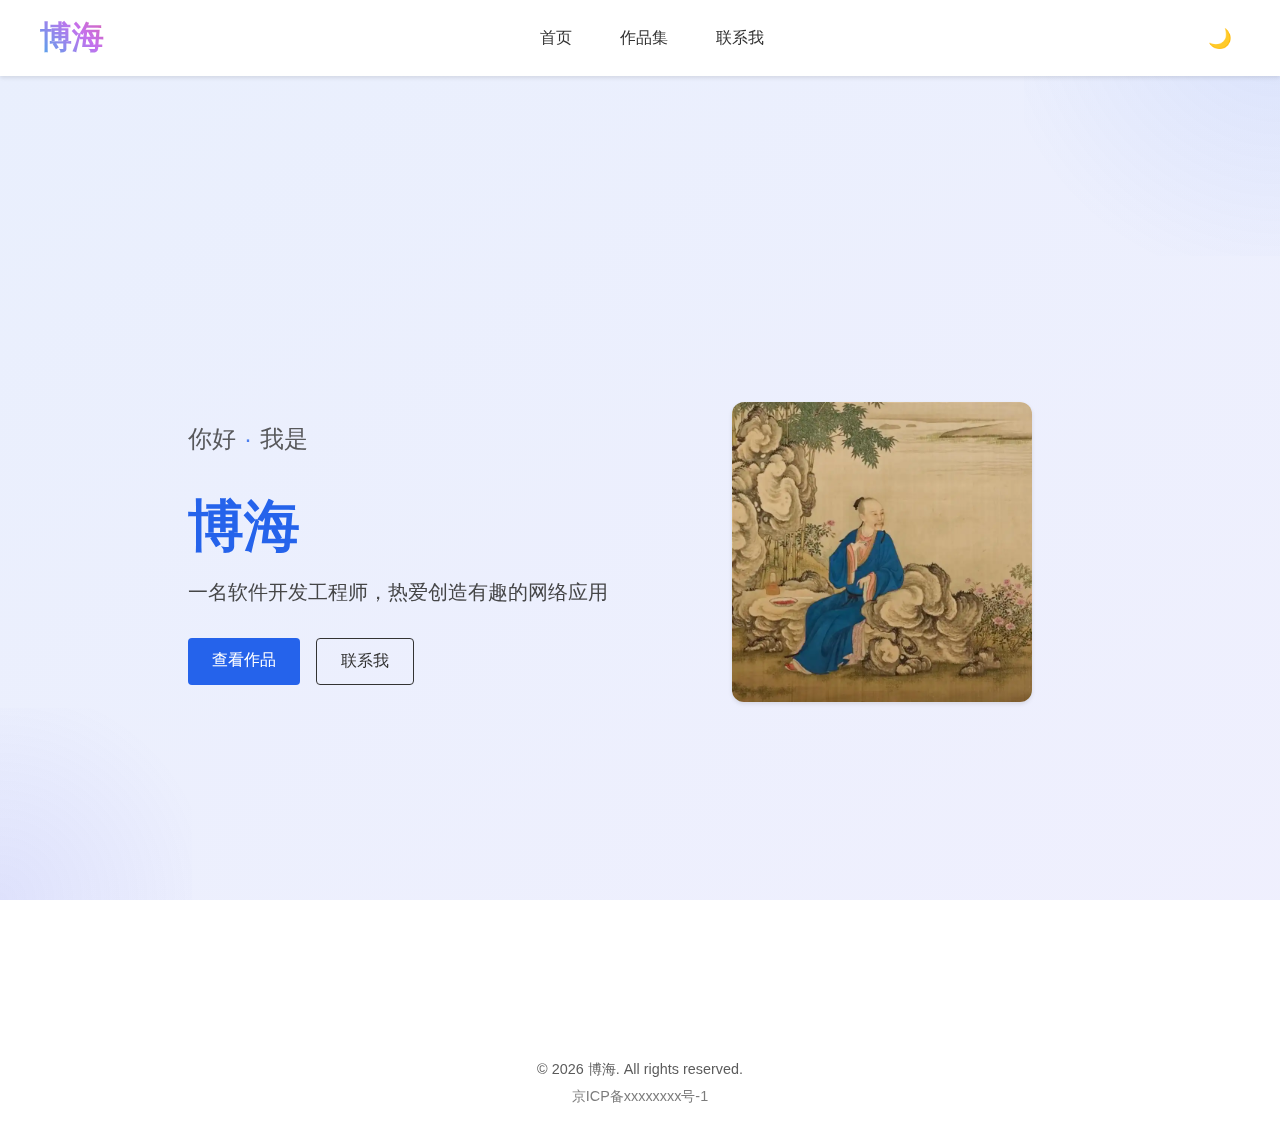
<file: index.html>
<!DOCTYPE html>
<html lang="zh">

<head>
    <meta charset="UTF-8">
    <meta name="viewport" content="width=device-width, initial-scale=1.0">
    <title>加载中...</title>
    <link rel="stylesheet" href="https://cdnjs.cloudflare.com/ajax/libs/font-awesome/6.4.0/css/all.min.css">
    <link rel="stylesheet" href="assets/css/style.css">
</head>

<body>
    <div class="bg-decoration"></div>
    <div id="header-container"></div>

    <main>
        <section class="hero-section">
            <div class="hero-content">
                <div class="hero-text">
                    <div class="hero-greeting">
                        <span class="greeting">你好</span>
                        <span class="divider">·</span>
                        <span class="intro">我是</span>
                    </div>
                    <h1 class="hero-name">${siteConfig.author}</h1>
                    <p class="hero-description">${siteConfig.description}</p>
                    <div class="hero-buttons">
                        <a href="/portfolio.html" class="btn primary-btn">查看作品</a>
                        <a href="/contact.html" class="btn secondary-btn">联系我</a>
                    </div>
                </div>
                <div class="hero-image">
                    <img src="assets/images/hero-image.jpg" alt="个人照片">
                </div>
            </div>
        </section>
    </main>

    <div id="footer-container"></div>

    <script type="module">
        import Header from './assets/js/components/header.js'; import Footer from './assets/js/components/footer.js'; import Home from './assets/js/components/home.js'; async function initPage() { const header = new Header(); await header.init(); const home =
        new Home(); await home.init(); const footer = new Footer(); await footer.init(); } initPage();
    </script>
</body>

</html>
</file>
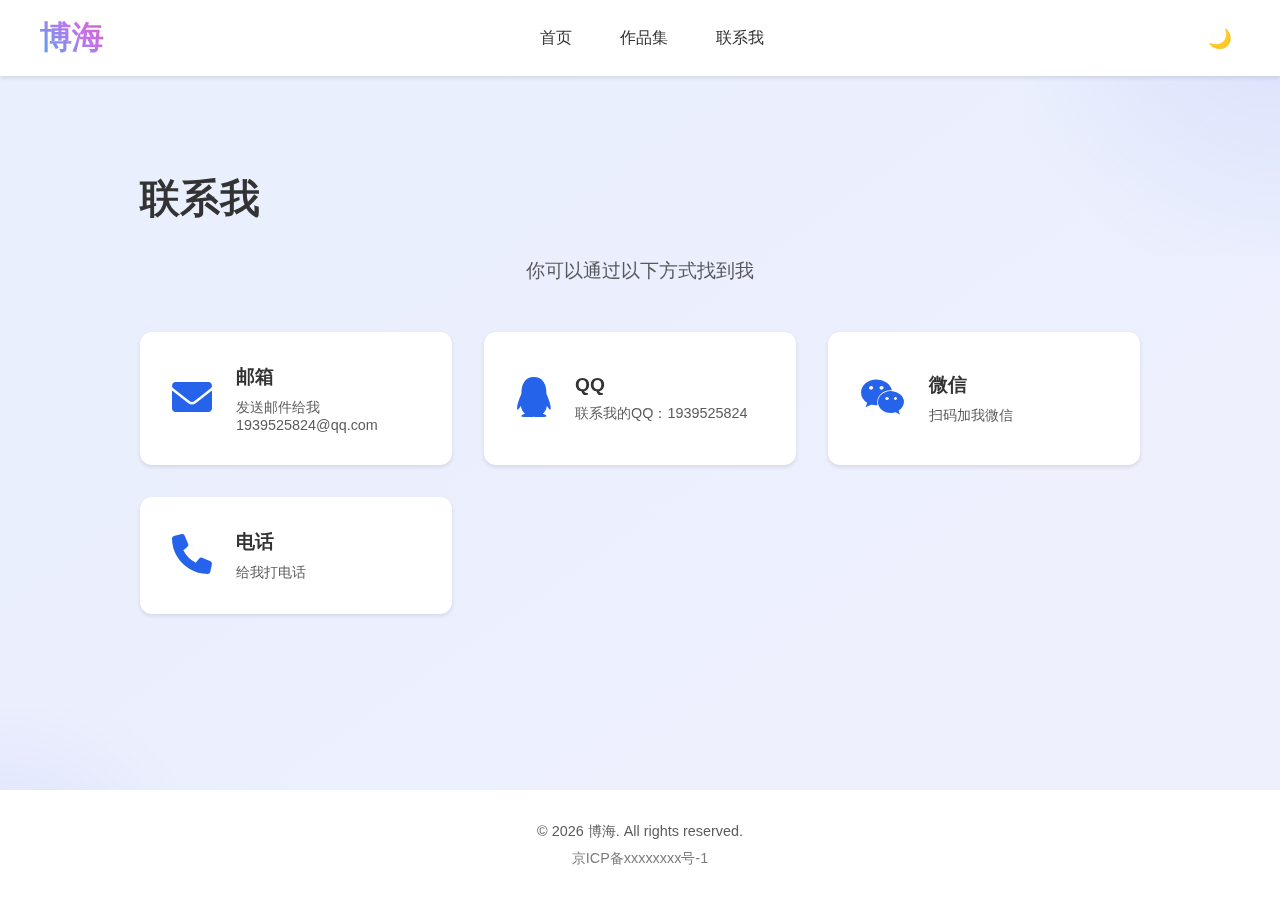
<file: contact.html>
<!DOCTYPE html>
<html lang="zh">

<head>
    <meta charset="UTF-8">
    <meta name="viewport" content="width=device-width, initial-scale=1.0">
    <title>联系我 - 个人网站</title>
    <link rel="stylesheet" href="assets/css/style.css">
    <link rel="stylesheet" href="https://cdnjs.cloudflare.com/ajax/libs/font-awesome/6.0.0/css/all.min.css">
</head>

<body>
    <div class="bg-decoration"></div>
    <div id="header-container"></div>

    <main>
        <section class="contact-section">
            <h1>联系我</h1>
            <p class="contact-intro">你可以通过以下方式找到我</p>
            <div class="social-grid">
                <!-- 社交链接将通过JavaScript动态生成 -->
            </div>
        </section>
    </main>

    <div id="footer-container"></div>

    <script type="module">
        import Header from './assets/js/components/header.js'; import Footer from './assets/js/components/footer.js'; import Contact from './assets/js/components/contact.js'; async function initPage() { const header = new Header(); await header.init(); const
        contact = new Contact(); await contact.init(); const footer = new Footer(); await footer.init(); } initPage();
    </script>
</body>

</html>
</file>
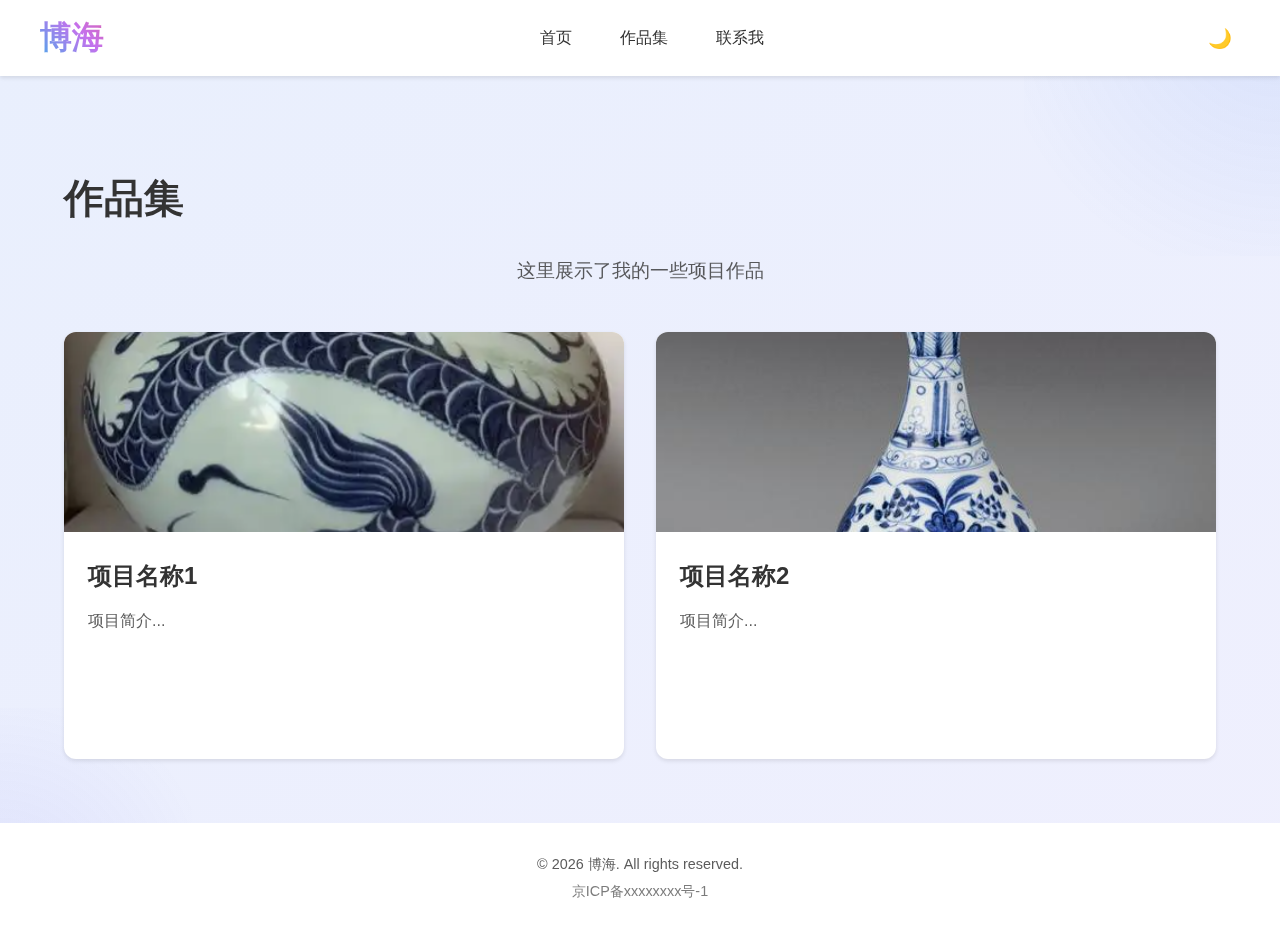
<file: portfolio.html>
<!DOCTYPE html>
<html lang="zh">

<head>
    <meta charset="UTF-8">
    <meta name="viewport" content="width=device-width, initial-scale=1.0">
    <title>作品集 - 个人网站</title>
    <link rel="stylesheet" href="assets/css/style.css">
    <link rel="stylesheet" href="https://cdnjs.cloudflare.com/ajax/libs/font-awesome/6.0.0/css/all.min.css">
</head>

<body>
    <div class="bg-decoration"></div>
    <div id="header-container"></div>

    <main>
        <section class="portfolio-section">
            <h1>作品集</h1>
            <p class="portfolio-intro">这里展示了我的一些项目作品</p>
            <div class="projects-grid">
                <!-- 项目列表将通过JavaScript动态生成 -->
            </div>
        </section>
    </main>

    <div id="footer-container"></div>

    <script type="module">
        import Header from './assets/js/components/header.js'; import Footer from './assets/js/components/footer.js'; import Portfolio from './assets/js/components/portfolio.js'; async function initPage() { const header = new Header(); await header.init(); const
        portfolio = new Portfolio(); await portfolio.init(); const footer = new Footer(); await footer.init(); } initPage();
    </script>
</body>

</html>
</file>
<file: assets/css/style.css>
/* 基础变量 */

:root {
    --primary-color: #2563eb;
    --text-color: #333;
    --bg-color: #fff;
    --header-bg: #fff;
    --header-shadow: 0 2px 4px rgba(0, 0, 0, 0.1);
}


/* 深色模式变量 */

[data-theme="dark"] {
    --text-color: #e5e7eb;
    --bg-color: #1f2937;
    --header-bg: #111827;
    --header-shadow: 0 2px 4px rgba(0, 0, 0, 0.3);
}


/* 基础样式 */

body {
    margin: 0;
    padding: 0;
    font-family: -apple-system, BlinkMacSystemFont, "Segoe UI", Roboto, "Helvetica Neue", Arial, sans-serif;
    color: var(--text-color);
    background-color: var(--bg-color);
    min-height: 100vh;
    display: flex;
    flex-direction: column;
}

main {
    margin-top: 80px;
    padding: 2rem;
    flex: 1;
}


/* 背景装饰 */

.bg-decoration {
    position: fixed;
    top: 0;
    left: 0;
    width: 100%;
    height: 100%;
    z-index: -1;
    pointer-events: none;
    overflow: hidden;
    background-image: linear-gradient(to bottom right, rgba(37, 99, 235, 0.1), rgba(99, 102, 241, 0.1));
}

.bg-decoration::before {
    content: '';
    position: absolute;
    width: 40vmax;
    height: 40vmax;
    background: radial-gradient(circle, rgba(37, 99, 235, 0.1) 0%, transparent 80%);
    top: -20vmax;
    right: -20vmax;
    animation: float 15s infinite;
}

.bg-decoration::after {
    content: '';
    position: absolute;
    width: 30vmax;
    height: 30vmax;
    background: radial-gradient(circle, rgba(99, 102, 241, 0.1) 0%, transparent 80%);
    bottom: -15vmax;
    left: -15vmax;
    animation: float 20s infinite reverse;
}

@keyframes float {
    0% {
        transform: translate(0, 0);
    }
    50% {
        transform: translate(10%, 10%);
    }
    100% {
        transform: translate(0, 0);
    }
}


/* 头部样式 */

.header {
    position: fixed;
    top: 0;
    left: 0;
    right: 0;
    background-color: var(--header-bg);
    box-shadow: var(--header-shadow);
    z-index: 1000;
}

.header-content {
    max-width: 1200px;
    margin: 0 auto;
    padding: 1rem;
    display: flex;
    justify-content: space-between;
    align-items: center;
}


/* 移动端菜单按钮 */

.menu-toggle {
    display: none;
    background: none;
    border: none;
    color: var(--text-color);
    font-size: 1.5rem;
    cursor: pointer;
    padding: 0.5rem;
}

.logo a {
    font-size: 1.5rem;
    font-weight: bold;
    color: var(--text-color);
    text-decoration: none;
}

.nav-menu ul {
    list-style: none;
    display: flex;
    gap: 2rem;
    margin: 0;
    padding: 0;
}

.nav-link {
    color: var(--text-color);
    text-decoration: none;
    font-weight: 500;
    padding: 0.5rem;
    transition: color 0.3s;
}

.nav-link:hover {
    color: var(--primary-color);
}

.theme-toggle {
    background: none;
    border: none;
    cursor: pointer;
    padding: 0.5rem;
    font-size: 1.2rem;
}


/* 页脚样式 */

.footer {
    background-color: var(--header-bg);
    color: var(--text-color);
    padding: 1.5rem 2rem;
    margin-top: auto;
}

.footer-content {
    max-width: 1200px;
    margin: 0 auto;
    text-align: center;
    font-size: 0.9rem;
    opacity: 0.8;
}

.footer-content p {
    margin: 0.5rem 0;
}

.footer-content a {
    color: var(--text-color);
    text-decoration: none;
    opacity: 0.8;
    transition: opacity 0.3s;
}

.footer-content a:hover {
    opacity: 1;
    color: var(--primary-color);
}


/* 联系页面样式 */

.contact-section {
    max-width: 1000px;
    margin: 0 auto;
    padding: 2rem;
}

.contact-intro {
    text-align: center;
    font-size: 1.2rem;
    margin-bottom: 3rem;
    color: var(--text-color);
    opacity: 0.8;
}

.social-grid {
    display: grid;
    grid-template-columns: repeat(auto-fit, minmax(300px, 1fr));
    gap: 2rem;
}

.social-card {
    display: flex;
    align-items: center;
    padding: 2rem;
    background: var(--header-bg);
    border-radius: 12px;
    text-decoration: none;
    color: var(--text-color);
    transition: all 0.3s ease;
    box-shadow: var(--header-shadow);
}

.social-card:hover {
    transform: translateY(-5px);
}

.social-icon {
    font-size: 2.5rem;
    margin-right: 1.5rem;
    color: var(--primary-color);
}

.social-info h3 {
    margin: 0;
    font-size: 1.2rem;
    margin-bottom: 0.5rem;
}

.social-info p {
    margin: 0;
    opacity: 0.8;
    font-size: 0.9rem;
}


/* 社交媒体特定样式 */

.social-card.github:hover {
    background: #24292e;
}

.social-card.qq:hover {
    background: #12B7F5;
}

.social-card.wechat:hover {
    background: #07C160;
}

.social-card.phone:hover {
    background: #25D366;
}

.social-card.twitter:hover {
    background: #1da1f2;
}

.social-card.linkedin:hover {
    background: #0077b5;
}

.social-card.weibo:hover {
    background: #e6162d;
}

.social-card.zhihu:hover {
    background: #0084ff;
}

.social-card.bilibili:hover {
    background: #fb7299;
}

.social-card.juejin:hover {
    background: #1e80ff;
}

.social-card.email:hover {
    background: #2563eb;
}

.social-card:hover {
    color: white;
}

.social-card:hover .social-icon {
    color: white;
}


/* 弹窗样式 */

.modal {
    display: none;
    position: fixed;
    z-index: 1100;
    left: 0;
    top: 0;
    width: 100%;
    height: 100%;
    background-color: rgba(0, 0, 0, 0.5);
}

.modal-content {
    background-color: var(--header-bg);
    margin: 15% auto;
    padding: 20px;
    border-radius: 12px;
    width: 300px;
    text-align: center;
    position: relative;
}

.modal-content img {
    width: 200px;
    height: 200px;
    margin: 1rem 0;
}

.modal-content p {
    margin: 1rem 0;
    color: var(--text-color);
}

.close {
    position: absolute;
    right: 20px;
    top: 10px;
    font-size: 28px;
    font-weight: bold;
    cursor: pointer;
    color: var(--text-color);
}

.close:hover {
    color: var(--primary-color);
}


/* 响应式调整 */

@media (max-width: 768px) {
    .social-grid {
        grid-template-columns: 1fr;
    }
    .menu-toggle {
        display: block;
    }
    .nav-menu {
        position: fixed;
        top: 60px;
        left: 0;
        right: 0;
        background: var(--header-bg);
        padding: 1rem;
        display: none;
        transition: transform 0.3s ease;
        box-shadow: var(--header-shadow);
    }
    .nav-menu.active {
        display: block;
    }
    .nav-menu ul {
        flex-direction: column;
        gap: 1rem;
        text-align: center;
    }
    .nav-link {
        display: block;
        padding: 0.8rem;
    }
    .header-content {
        padding: 0.8rem 1rem;
    }
    .logo a {
        font-size: 1.2rem;
    }
    .theme-toggle {
        font-size: 1rem;
    }
    /* 首页响应式 */
    .hero-section {
        min-height: auto;
        padding: 2rem 0;
    }
    .hero-content {
        grid-template-columns: 1fr;
        gap: 2rem;
        padding: 0 1rem;
        text-align: center;
    }
    .hero-text {
        text-align: center;
    }
    .hero-text h1 {
        font-size: 2rem;
        white-space: normal;
    }
    .hero-description {
        font-size: 1rem;
    }
    .hero-buttons {
        justify-content: center;
    }
    .hero-image {
        max-width: 250px;
        margin: 0 auto;
    }
    .featured-section {
        padding: 2rem 1rem;
    }
    .featured-grid {
        grid-template-columns: 1fr;
        gap: 1.5rem;
    }
    .featured-item {
        max-width: 400px;
        margin: 0 auto;
    }
    .portfolio-section {
        padding: 1rem;
    }
    .projects-grid {
        grid-template-columns: 1fr;
        gap: 1.5rem;
    }
    .project-item {
        max-width: 400px;
        margin: 0 auto;
    }
    .contact-section {
        padding: 1rem;
    }
    .social-grid {
        grid-template-columns: 1fr;
        gap: 1rem;
    }
    .social-card {
        padding: 1.5rem;
    }
    .footer {
        padding: 1rem;
        margin-top: 2rem;
    }
    /* 首页按钮移动端样式 */
    .hero-buttons {
        flex-direction: column;
        gap: 0.8rem;
    }
    .hero-buttons a {
        width: 100%;
        text-align: center;
        padding: 0.8rem;
    }
}


/* 通用样式 */

h1 {
    font-size: 2.5rem;
    margin-bottom: 2rem;
    color: var(--text-color);
}


/* 首页样式 */

.hero-section {
    min-height: calc(100vh - 80px);
    display: flex;
    align-items: center;
    padding: 2rem 0;
}

.hero-content {
    max-width: 1200px;
    margin: 0 auto;
    display: grid;
    grid-template-columns: 1fr 1fr;
    gap: 4rem;
    align-items: center;
    padding: 0 2rem;
}

.hero-text {
    animation: fadeInUp 0.8s ease-out;
}

.hero-greeting {
    font-size: 1.5rem;
    margin-bottom: 0.5rem;
    color: var(--text-color);
    opacity: 0.8;
    display: flex;
    gap: 0.5rem;
    align-items: center;
}

.hero-greeting .divider {
    color: var(--primary-color);
}

.hero-name {
    font-size: 3.5rem;
    margin-bottom: 1rem;
    line-height: 1.2;
    color: var(--primary-color);
    font-weight: bold;
}

.highlight {
    color: var(--primary-color);
}

.hero-description {
    font-size: 1.25rem;
    margin-bottom: 2rem;
    color: var(--text-color);
    opacity: 0.9;
}

.hero-buttons {
    display: flex;
    gap: 1rem;
}

.primary-btn {
    background: var(--primary-color);
    color: white;
    padding: 0.75rem 1.5rem;
    border-radius: 4px;
    text-decoration: none;
    transition: opacity 0.3s;
}

.secondary-btn {
    background: transparent;
    color: var(--text-color);
    padding: 0.75rem 1.5rem;
    border-radius: 4px;
    text-decoration: none;
    border: 1px solid var(--text-color);
    transition: all 0.3s;
}

.primary-btn:hover {
    opacity: 0.9;
}

.secondary-btn:hover {
    background: var(--text-color);
    color: var(--bg-color);
}

.hero-image {
    max-width: 300px;
    margin: 0 auto;
    animation: fadeInRight 0.8s ease-out;
}

.hero-image img {
    width: 100%;
    border-radius: 12px;
    box-shadow: var(--header-shadow);
}

.featured-section {
    padding: 4rem 2rem;
    background: var(--header-bg);
}

.featured-section h2 {
    text-align: center;
    margin-bottom: 3rem;
}

.featured-grid {
    max-width: 1200px;
    margin: 0 auto;
    display: grid;
    grid-template-columns: repeat(auto-fit, minmax(300px, 1fr));
    gap: 2rem;
}

.featured-item {
    background: var(--header-bg);
    border-radius: 8px;
    overflow: hidden;
    box-shadow: var(--header-shadow);
    transition: transform 0.3s;
}

.featured-item:hover {
    transform: translateY(-5px);
}

.featured-item img {
    width: 100%;
    height: 200px;
    object-fit: cover;
}

.featured-item h3 {
    padding: 1rem;
    margin: 0;
}

.featured-item p {
    padding: 0 1rem 1rem;
    color: var(--text-color);
    opacity: 0.8;
}

.featured-links {
    padding: 0 1rem 1rem;
    display: flex;
    gap: 1rem;
}

.featured-links a {
    text-decoration: none;
    font-size: 0.9rem;
    padding: 0.5rem 1rem;
    border-radius: 4px;
    transition: all 0.3s;
}

.view-link {
    background: var(--primary-color);
    color: white;
}

.github-link {
    background: #24292e;
    color: white;
}

.featured-links a:hover {
    opacity: 0.9;
}

.featured-tags {
    padding: 0 1rem 1rem;
    display: flex;
    flex-wrap: wrap;
    gap: 0.5rem;
}

.tag {
    background: var(--header-bg);
    color: var(--text-color);
    padding: 0.25rem 0.75rem;
    border-radius: 20px;
    font-size: 0.8rem;
    opacity: 0.8;
}


/* 作品集面样式 */

.portfolio-section {
    max-width: 1200px;
    margin: 0 auto;
    padding: 2rem;
}

.portfolio-intro {
    text-align: center;
    font-size: 1.2rem;
    margin-bottom: 3rem;
    color: var(--text-color);
    opacity: 0.8;
}

.projects-grid {
    display: grid;
    grid-template-columns: repeat(auto-fit, minmax(350px, 1fr));
    gap: 2rem;
}

.project-item {
    background: var(--header-bg);
    border-radius: 12px;
    overflow: hidden;
    box-shadow: var(--header-shadow);
    transition: transform 0.3s;
}

.project-item:hover {
    transform: translateY(-5px);
}

.project-item img {
    width: 100%;
    height: 200px;
    object-fit: cover;
}

.project-content {
    padding: 1.5rem;
    display: flex;
    flex-direction: column;
    height: 100%;
}

.project-content h3 {
    margin: 0 0 1rem;
    font-size: 1.5rem;
}

.project-content p {
    margin: 0 0 1.5rem;
    color: var(--text-color);
    opacity: 0.8;
    line-height: 1.6;
    flex: 1;
}

.project-tags {
    display: flex;
    flex-wrap: wrap;
    gap: 0.5rem;
    margin-bottom: 1rem;
}

.project-links {
    display: flex;
    gap: 1rem;
    margin-top: auto;
}

.project-links a {
    text-decoration: none;
    padding: 0.6rem 1.2rem;
    border-radius: 6px;
    font-size: 0.9rem;
    font-weight: 500;
    transition: all 0.3s ease;
    display: inline-flex;
    align-items: center;
    gap: 0.5rem;
}

.project-links .view-link {
    background: var(--primary-color);
    color: white;
}

.project-links .github-link {
    background: var(--header-bg);
    color: var(--text-color);
    border: 1px solid var(--text-color);
}

.project-links .view-link:hover {
    opacity: 0.9;
    transform: translateY(-2px);
}

.project-links .github-link:hover {
    background: var(--text-color);
    color: var(--bg-color);
    transform: translateY(-2px);
}

.project-links i {
    font-size: 1.1rem;
}


/* 响应式调整 */

@media (max-width: 768px) {
    .projects-grid {
        grid-template-columns: 1fr;
    }
}


/* 文字效果样式 */

.text-effect {
    font-weight: bold;
    font-size: 2rem;
}

.gradient-text {
    background: linear-gradient(45deg, #12c2e9, #c471ed, #f64f59);
    background-size: 200% 200%;
    -webkit-background-clip: text;
    background-clip: text;
    color: transparent;
    animation: gradient 3s ease infinite;
}

@keyframes gradient {
    0% {
        background-position: 0% 50%;
    }
    50% {
        background-position: 100% 50%;
    }
    100% {
        background-position: 0% 50%;
    }
}


/* 渐变效果 */

.neon-text {
    color: #fff;
    text-shadow: 0 0 5px #fff, 0 0 10px #fff, 0 0 20px #ff1177, 0 0 30px #ff1177, 0 0 40px #ff1177;
    animation: neon 1.5s ease-in-out infinite alternate;
}


/* 霓虹效果 */

.neon-text {
    color: #fff;
    text-shadow: 0 0 5px #fff, 0 0 10px #fff, 0 0 20px #ff1177, 0 0 30px #ff1177, 0 0 40px #ff1177;
    animation: neon 1.5s ease-in-out infinite alternate;
}


/* 故效果 */

.glitch-text {
    position: relative;
    animation: glitch 1s linear infinite;
}

.glitch-text:before,
.glitch-text:after {
    content: attr(data-text);
    position: absolute;
    left: 0;
    top: 0;
    width: 100%;
    height: 100%;
}

.glitch-text:before {
    left: 2px;
    text-shadow: -2px 0 #ff00c1;
    clip: rect(44px, 450px, 56px, 0);
    animation: glitch-anim 5s infinite linear alternate-reverse;
}

.glitch-text:after {
    left: -2px;
    text-shadow: -2px 0 #00fff9, 2px 2px #ff00c1;
    animation: glitch-anim2 1s infinite linear alternate-reverse;
}


/* 金属效果 */

.metallic-text {
    background: linear-gradient(to bottom, #cfc09f 22%, #634f2c 24%, #cfc09f 26%, #cfc09f 27%, #ffecb3 40%, #3a2c0f 78%);
    -webkit-background-clip: text;
    background-clip: text;
    color: transparent;
    text-shadow: 2px 2px 4px rgba(0, 0, 0, 0.2);
}

@keyframes gradient {
    0% {
        background-position: 0% 50%;
    }
    50% {
        background-position: 100% 50%;
    }
    100% {
        background-position: 0% 50%;
    }
}

@keyframes neon {
    from {
        text-shadow: 0 0 5px #fff, 0 0 10px #fff, 0 0 20px #ff1177, 0 0 30px #ff1177, 0 0 40px #ff1177;
    }
    to {
        text-shadow: 0 0 5px #fff, 0 0 10px #ff1177, 0 0 20px #ff1177, 0 0 30px #ff1177, 0 0 40px #ff1177;
    }
}

@keyframes glitch-anim {
    0% {
        clip: rect(31px, 9999px, 94px, 0);
    }
    4.166666666666666% {
        clip: rect(91px, 9999px, 100px, 0);
    }
    8.333333333333332% {
        clip: rect(74px, 9999px, 80px, 0);
    }
    /* ... 更多关键帧 ... */
    100% {
        clip: rect(23px, 9999px, 56px, 0);
    }
}

@keyframes glitch-anim2 {
    0% {
        clip: rect(62px, 9999px, 64px, 0);
    }
    4.166666666666666% {
        clip: rect(12px, 9999px, 14px, 0);
    }
    8.333333333333332% {
        clip: rect(82px, 9999px, 85px, 0);
    }
    /* ... 更多关键帧 ... */
    100% {
        clip: rect(54px, 9999px, 57px, 0);
    }
}


/* 微信二维码弹窗 */

.modal {
    display: none;
    position: fixed;
    top: 0;
    left: 0;
    width: 100%;
    height: 100%;
    background-color: rgba(0, 0, 0, 0.5);
    z-index: 1100;
}

.modal-content {
    position: relative;
    background-color: var(--header-bg);
    margin: 15% auto;
    padding: 20px;
    width: 300px;
    border-radius: 12px;
    text-align: center;
    box-shadow: var(--header-shadow);
}

.modal-content img {
    width: 200px;
    height: 200px;
    margin: 1rem 0;
    border-radius: 8px;
}

.modal-content p {
    margin: 1rem 0;
    color: var(--text-color);
}

.close {
    position: absolute;
    right: 15px;
    top: 10px;
    font-size: 24px;
    cursor: pointer;
    color: var(--text-color);
    opacity: 0.7;
}

.close:hover {
    opacity: 1;
}

@keyframes fadeInRight {
    from {
        opacity: 0;
        transform: translateX(20px);
    }
    to {
        opacity: 1;
        transform: translateX(0);
    }
}

@keyframes fadeInUp {
    from {
        opacity: 0;
        transform: translateY(20px);
    }
    to {
        opacity: 1;
        transform: translateY(0);
    }
}
</file>
